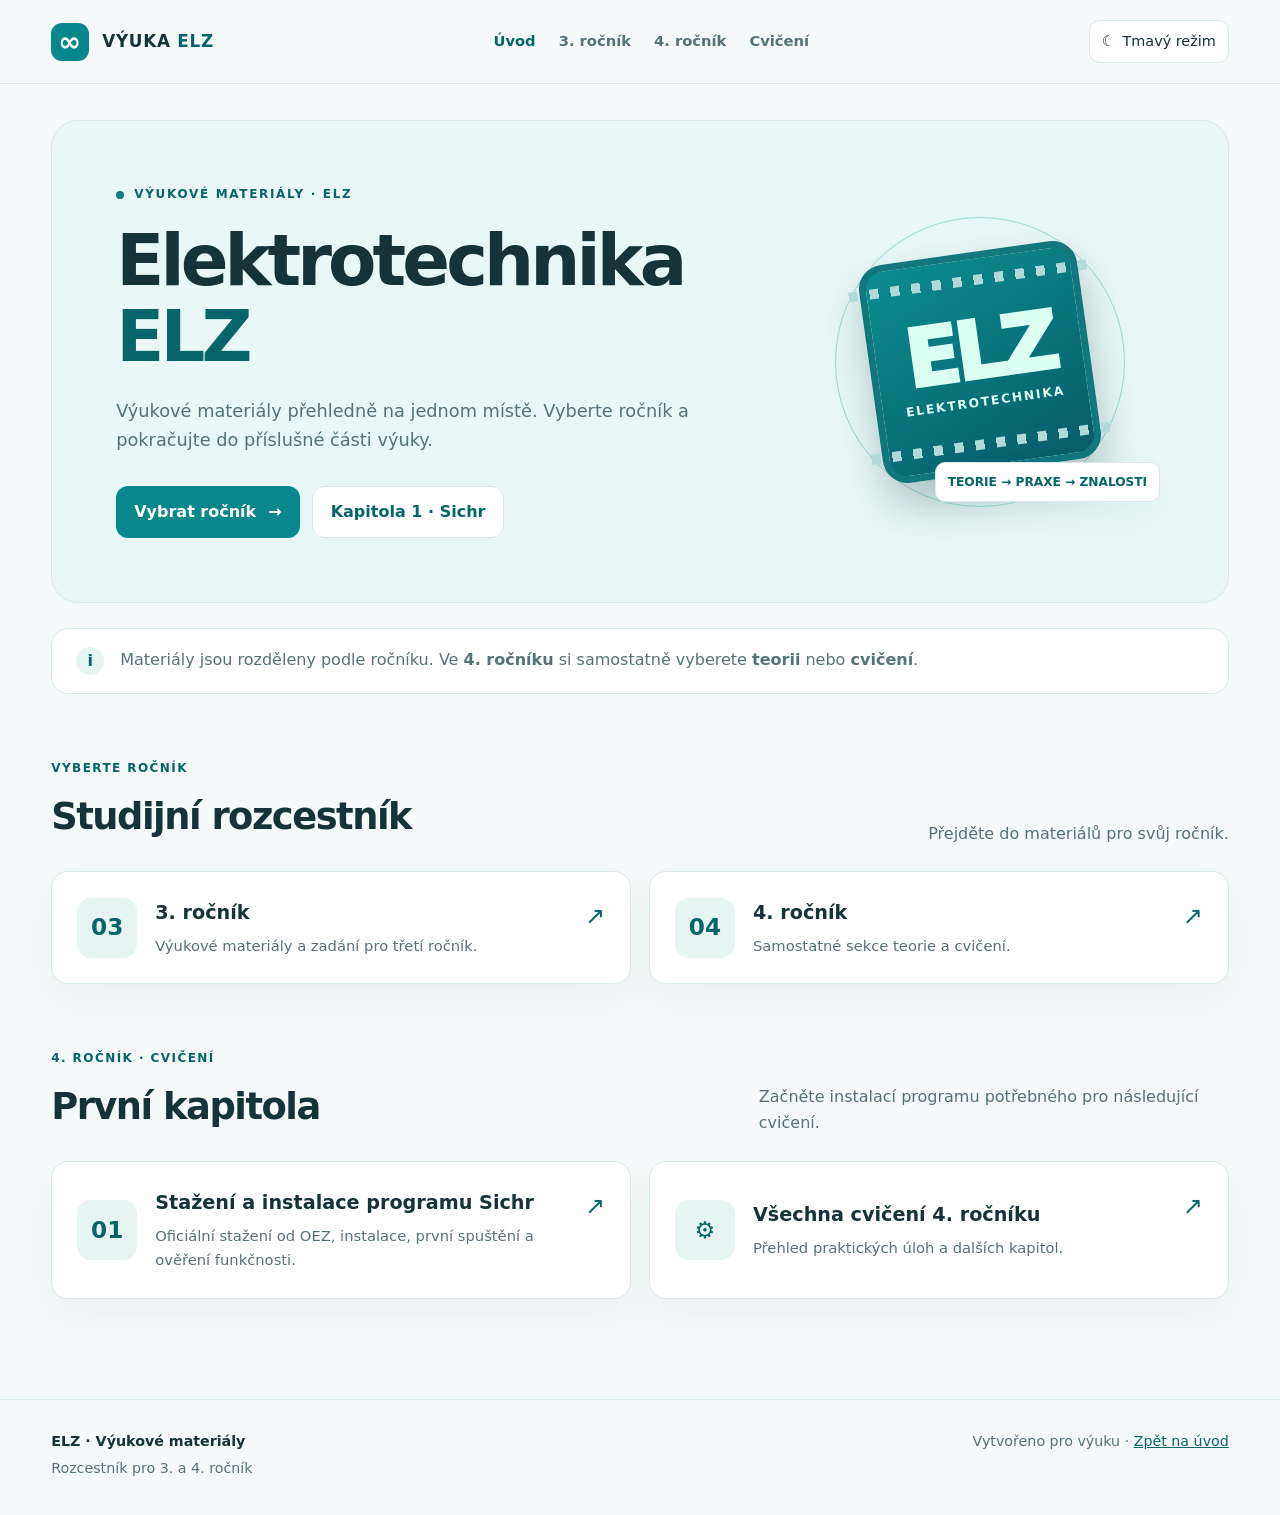
<file: index.html>
<!doctype html>
<!DOCTYPE html>
<html lang="cs"><head><meta charset="utf-8"/><meta content="width=device-width,initial-scale=1" name="viewport"/><meta content="light dark" name="color-scheme"/><meta content="ELZ – výukové materiály pro 3. a 4. ročník, teorie a cvičení. Kapitola 1: Stažení a instalace programu Sichr." name="description"/><title>Úvodní stránka | ELZ</title><script>try{const t=localStorage.getItem('elz-theme');document.documentElement.dataset.theme=t==='dark'||t==='light'?t:(matchMedia('(prefers-color-scheme:dark)').matches?'dark':'light')}catch(e){document.documentElement.dataset.theme='light'}</script><link href="style/elz.css?v=1" rel="stylesheet"/><script defer="" src="script/elz.js?v=1"></script></head><body><div class="site-shell" id="nahoru"><header class="topbar"><a aria-label="ELZ – úvodní stránka" class="brand" href="index.html"><span aria-hidden="true" class="brand-mark">∞</span><span>VÝUKA <b>ELZ</b></span></a><nav aria-label="Hlavní navigace" class="top-links"><a aria-current="page" href="index.html">Úvod</a><a href="rocnik3.html">3. ročník</a><a href="rocnik4.html">4. ročník</a><a href="cviceni.html">Cvičení</a></nav><button aria-label="Přepnout barevný režim" aria-pressed="false" class="theme-toggle" type="button"><span aria-hidden="true" class="theme-icon">☾</span><span class="theme-label">Tmavý režim</span></button></header><main class="page"><section aria-labelledby="page-title" class="hero"><div class="hero-content"><div class="eyebrow"><span class="eyebrow-dot"></span> VÝUKOVÉ MATERIÁLY · ELZ</div><h1 id="page-title">Elektrotechnika <em>ELZ</em></h1><p class="hero-intro">Výukové materiály přehledně na jednom místě. Vyberte ročník a pokračujte do příslušné části výuky.</p><div class="hero-buttons"><a class="primary-button" href="#rozcestnik">Vybrat ročník <span aria-hidden="true">→</span></a><a class="secondary-button" href="kapitola1-sichr.html">Kapitola 1 · Sichr</a></div></div><div aria-hidden="true" class="hero-visual"><div class="visual-orbit orbit-one"></div><div class="visual-orbit orbit-two"></div><div class="visual-board"><span class="symbol">ELZ</span><span class="subtitle">ELEKTROTECHNIKA</span></div><span class="visual-caption">TEORIE <b>→</b> PRAXE <b>→</b> ZNALOSTI</span></div></section><section class="intro-card"><span aria-hidden="true" class="intro-accent">i</span><p>Materiály jsou rozděleny podle ročníku. Ve <strong>4. ročníku</strong> si samostatně vyberete <strong>teorii</strong> nebo <strong>cvičení</strong>.</p></section><section class="content-section" id="rozcestnik"><div class="section-heading"><div><span class="section-kicker">VYBERTE ROČNÍK</span><h2>Studijní rozcestník</h2></div><p>Přejděte do materiálů pro svůj ročník.</p></div><div class="resource-grid"><a class="resource-card" href="rocnik3.html"><span aria-hidden="true" class="resource-icon">03</span><span class="resource-text"><strong>3. ročník</strong><span>Výukové materiály a zadání pro třetí ročník.</span></span><span aria-hidden="true" class="card-arrow">↗</span></a><a class="resource-card" href="rocnik4.html"><span aria-hidden="true" class="resource-icon">04</span><span class="resource-text"><strong>4. ročník</strong><span>Samostatné sekce teorie a cvičení.</span></span><span aria-hidden="true" class="card-arrow">↗</span></a></div></section><section class="content-section" id="aktualni-cviceni"><div class="section-heading"><div><span class="section-kicker">4. ROČNÍK · CVIČENÍ</span><h2>První kapitola</h2></div><p>Začněte instalací programu potřebného pro následující cvičení.</p></div><div class="resource-grid"><a class="resource-card" href="kapitola1-sichr.html"><span aria-hidden="true" class="resource-icon">01</span><span class="resource-text"><strong>Stažení a instalace programu Sichr</strong><span>Oficiální stažení od OEZ, instalace, první spuštění a ověření funkčnosti.</span></span><span aria-hidden="true" class="card-arrow">↗</span></a><a class="resource-card" href="cviceni.html"><span aria-hidden="true" class="resource-icon">⚙</span><span class="resource-text"><strong>Všechna cvičení 4. ročníku</strong><span>Přehled praktických úloh a dalších kapitol.</span></span><span aria-hidden="true" class="card-arrow">↗</span></a></div></section></main><footer class="footer"><div class="footer-inner"><div><strong>ELZ · Výukové materiály</strong><p>Rozcestník pro 3. a 4. ročník</p></div><div>Vytvořeno pro výuku · <a href="index.html">Zpět na úvod</a></div></div></footer></div></body></html>
</file>
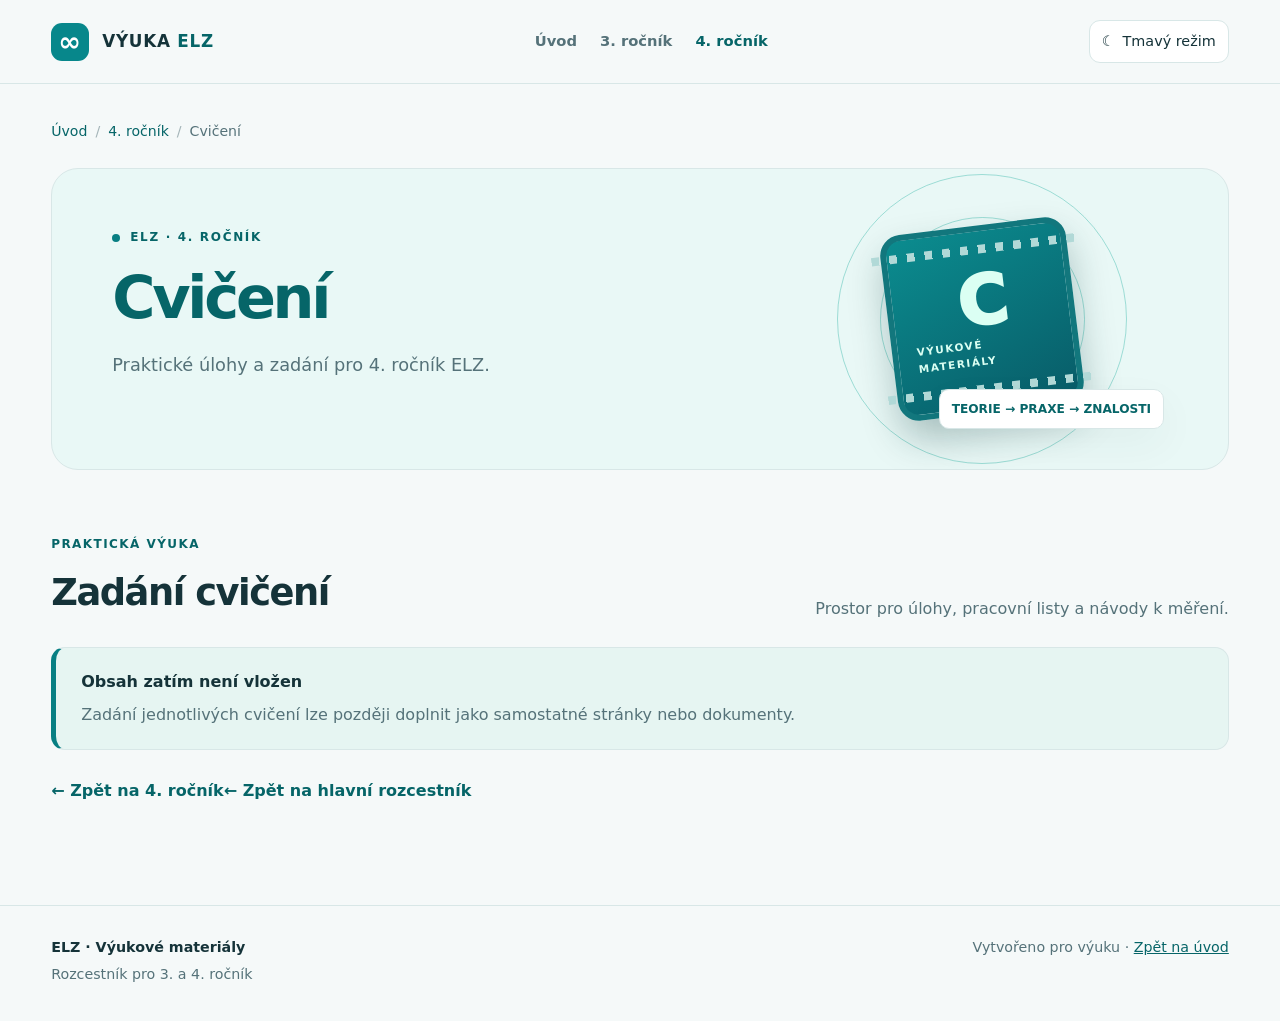
<file: cviceni.html>
<!doctype html><html lang="cs"><head><meta charset="UTF-8"><meta name="viewport" content="width=device-width,initial-scale=1"><meta name="color-scheme" content="light dark"><meta name="description" content="Výukové materiály ELZ – 3. a 4. ročník, teorie a cvičení."><title>4. ročník – Cvičení | ELZ</title><script>try{const t=localStorage.getItem('elz-theme');document.documentElement.dataset.theme=t==='dark'||t==='light'?t:(matchMedia('(prefers-color-scheme:dark)').matches?'dark':'light')}catch(e){document.documentElement.dataset.theme='light'}</script><link rel="stylesheet" href="style/elz.css?v=1"><script defer src="script/elz.js?v=1"></script></head><body><div class="site-shell" id="nahoru"><header class="topbar"><a class="brand" href="index.html" aria-label="ELZ – úvodní stránka"><span class="brand-mark" aria-hidden="true">∞</span><span>VÝUKA <b>ELZ</b></span></a><nav class="top-links" aria-label="Hlavní navigace"><a href="index.html">Úvod</a><a href="rocnik3.html">3. ročník</a><a href="rocnik4.html" aria-current="page">4. ročník</a></nav><button class="theme-toggle" type="button" aria-label="Přepnout barevný režim" aria-pressed="false"><span class="theme-icon" aria-hidden="true">☾</span><span class="theme-label">Tmavý režim</span></button></header><main class="page"><nav class="breadcrumb" aria-label="Drobečková navigace"><a href="index.html">Úvod</a><span aria-hidden="true">/</span><a href="rocnik4.html">4. ročník</a><span aria-hidden="true">/</span> Cvičení</nav><section class="hero sub-hero" aria-labelledby="page-title"><div class="hero-content"><div class="eyebrow"><span class="eyebrow-dot"></span>ELZ · 4. ROČNÍK</div><h1 id="page-title"><em>Cvičení</em></h1><p class="hero-intro">Praktické úlohy a zadání pro 4. ročník ELZ.</p></div><div class="hero-visual" aria-hidden="true"><div class="visual-orbit orbit-one"></div><div class="visual-orbit orbit-two"></div><div class="visual-board"><span class="symbol">C</span><span class="subtitle">VÝUKOVÉ MATERIÁLY</span></div><span class="visual-caption">TEORIE <b>→</b> PRAXE <b>→</b> ZNALOSTI</span></div></section><section class="content-section" id="obsah"><div class="section-heading"><div><span class="section-kicker">PRAKTICKÁ VÝUKA</span><h2>Zadání cvičení</h2></div><p>Prostor pro úlohy, pracovní listy a návody k měření.</p></div><div class="notice"><strong>Obsah zatím není vložen</strong><p>Zadání jednotlivých cvičení lze později doplnit jako samostatné stránky nebo dokumenty.</p></div></section><a href="rocnik4.html" class="back-link">← Zpět na 4. ročník</a><a href="index.html" class="back-link">← Zpět na hlavní rozcestník</a></main><footer class="footer"><div class="footer-inner"><div><strong>ELZ · Výukové materiály</strong><p>Rozcestník pro 3. a 4. ročník</p></div><div>Vytvořeno pro výuku · <a href="index.html">Zpět na úvod</a></div></div></footer></div></body></html>
</file>
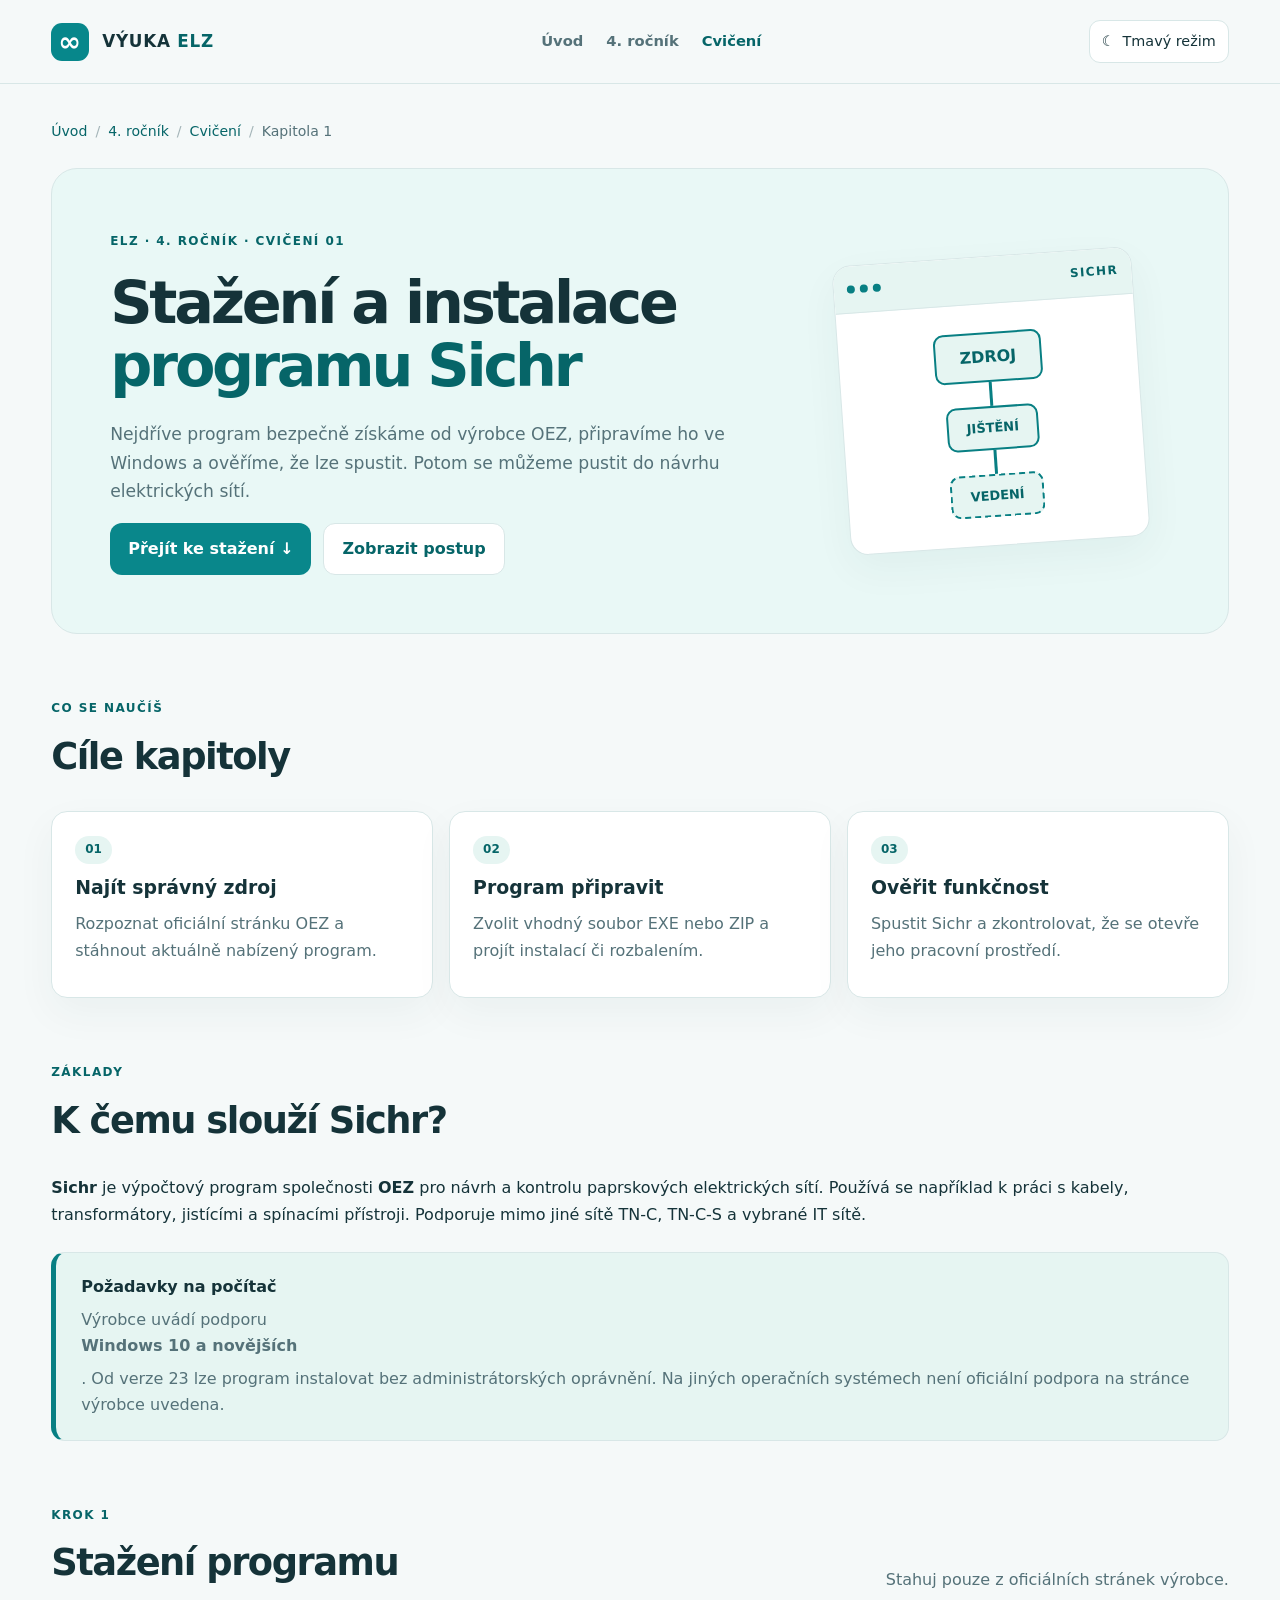
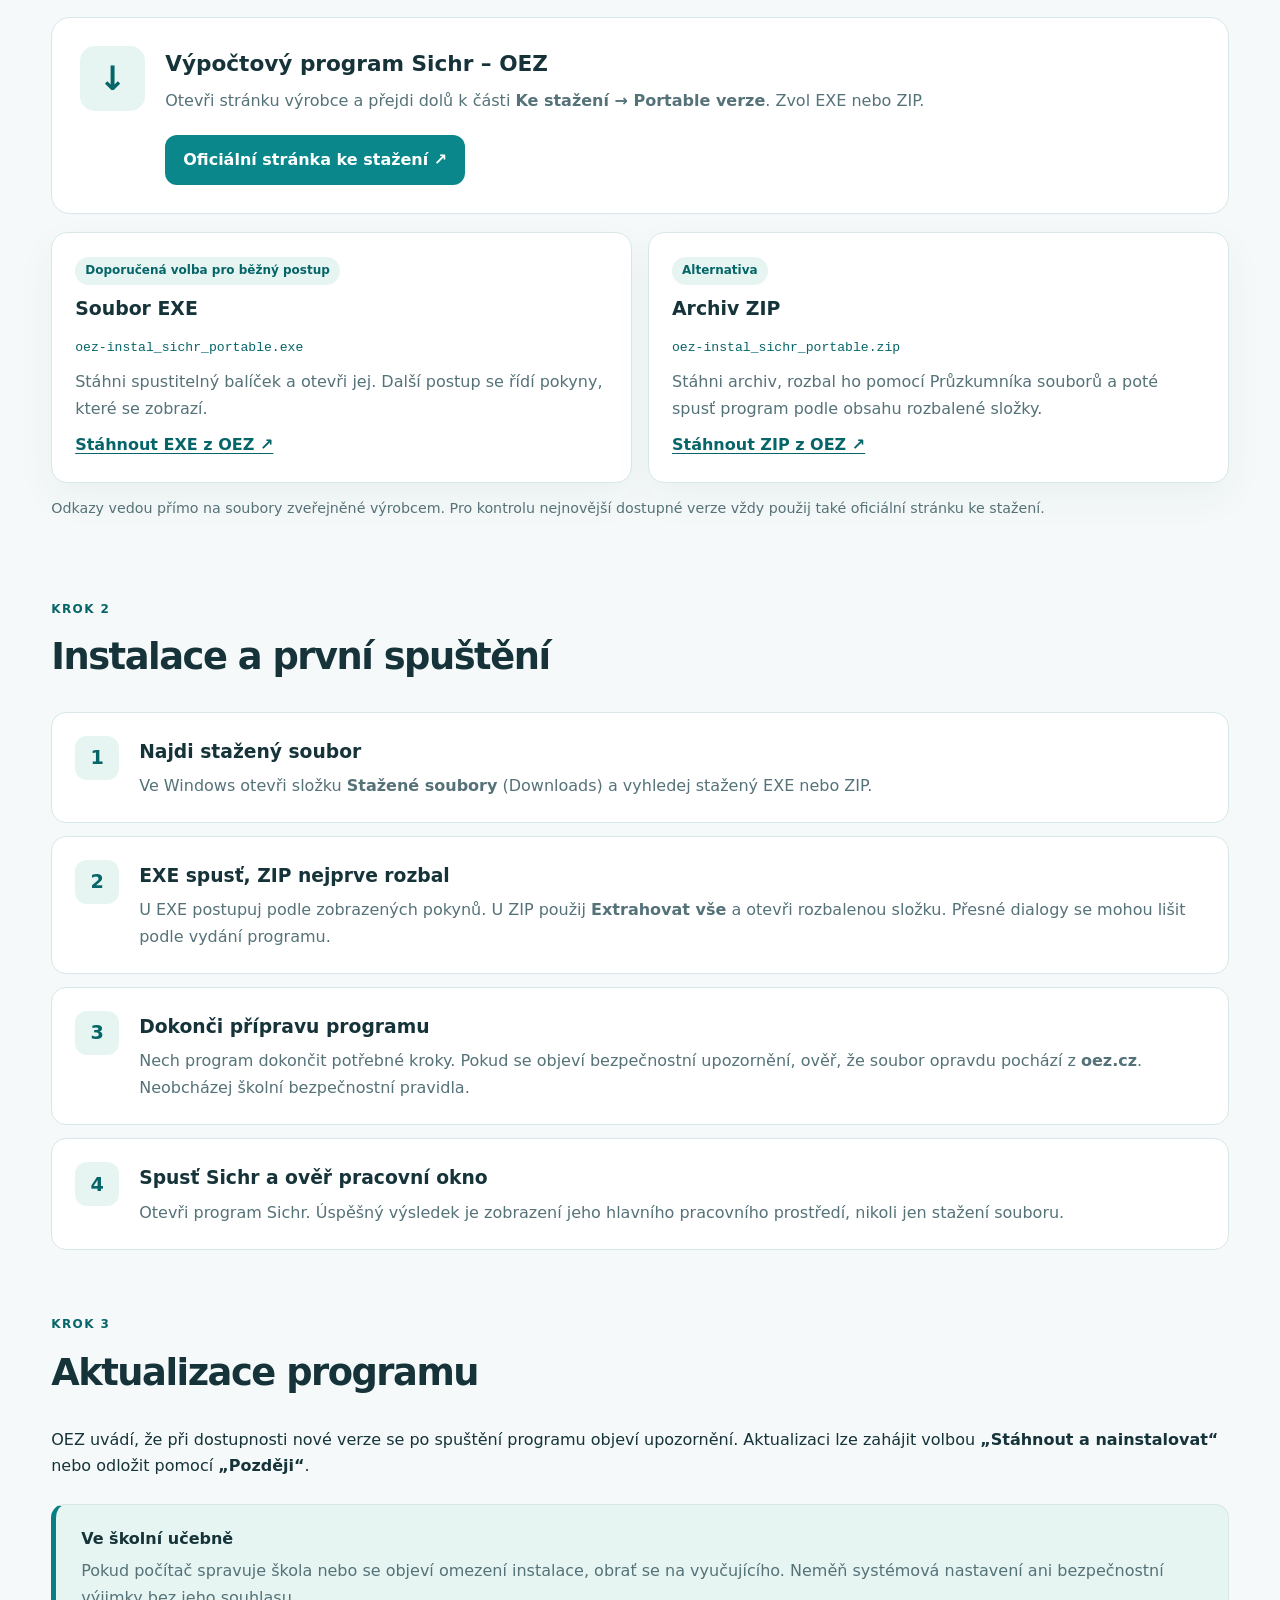
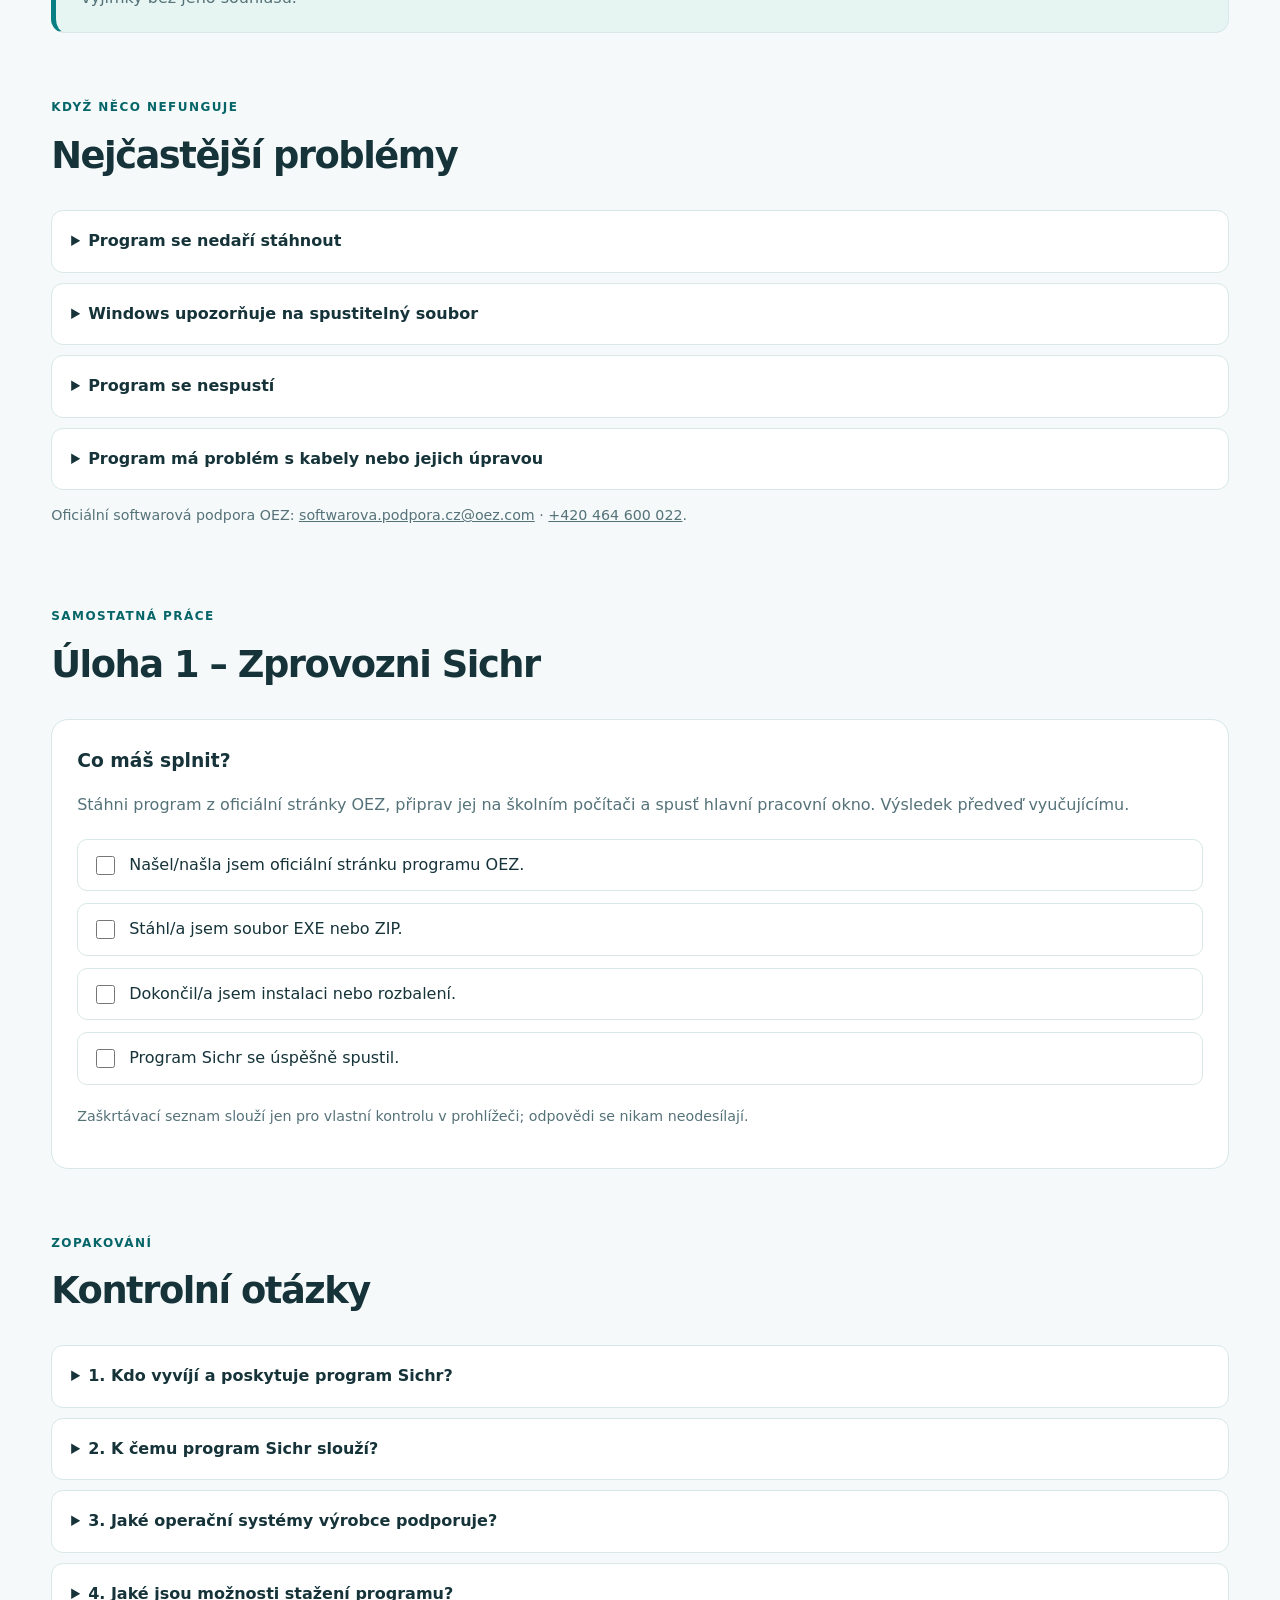
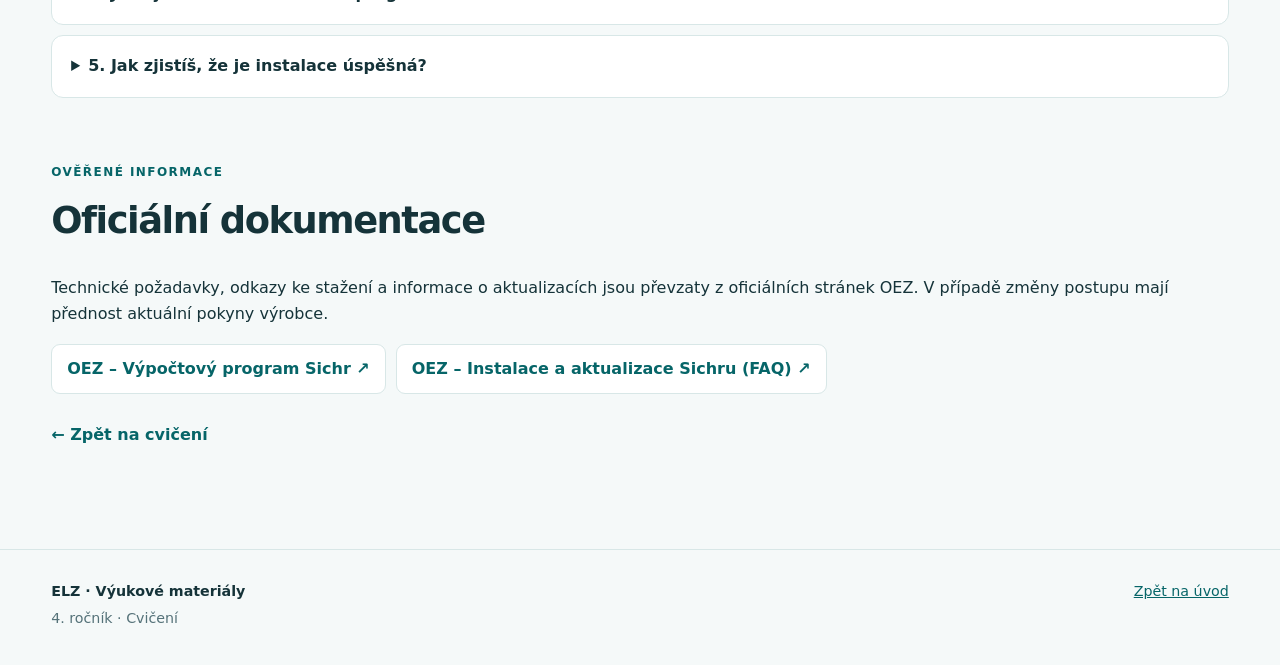
<file: kapitola1-sichr.html>
<!doctype html>
<html lang="cs"><head><meta charset="utf-8"><meta name="viewport" content="width=device-width, initial-scale=1"><meta name="color-scheme" content="light dark"><meta name="description" content="ELZ – 4. ročník, cvičení 1: stažení, instalace a první spuštění programu Sichr od OEZ."><title>Kapitola 1: Stažení a instalace Sichru | ELZ</title><script>try{const t=localStorage.getItem('elz-theme');document.documentElement.dataset.theme=t==='dark'||t==='light'?t:(matchMedia('(prefers-color-scheme:dark)').matches?'dark':'light')}catch(e){document.documentElement.dataset.theme='light'}</script><link rel="stylesheet" href="style/elz.css?v=2"><link rel="stylesheet" href="style/sichr.css?v=1"><script defer src="script/elz.js?v=1"></script></head>
<body><div class="site-shell" id="nahoru"><header class="topbar"><a class="brand" href="index.html" aria-label="ELZ – úvod"><span class="brand-mark" aria-hidden="true">∞</span><span>VÝUKA <b>ELZ</b></span></a><nav class="top-links" aria-label="Hlavní navigace"><a href="index.html">Úvod</a><a href="rocnik4.html">4. ročník</a><a href="cviceni.html" aria-current="page">Cvičení</a></nav><button class="theme-toggle" type="button" aria-label="Přepnout barevný režim" aria-pressed="false"><span class="theme-icon" aria-hidden="true">☾</span><span class="theme-label">Tmavý režim</span></button></header>
<main class="page"><nav class="breadcrumb" aria-label="Drobečková navigace"><a href="index.html">Úvod</a><span aria-hidden="true">/</span><a href="rocnik4.html">4. ročník</a><span aria-hidden="true">/</span><a href="cviceni.html">Cvičení</a><span aria-hidden="true">/</span>Kapitola 1</nav>
<section class="sichr-hero"><div><span class="section-kicker">ELZ · 4. ROČNÍK · CVIČENÍ 01</span><h1>Stažení a instalace <em>programu Sichr</em></h1><p>Nejdříve program bezpečně získáme od výrobce OEZ, připravíme ho ve Windows a ověříme, že lze spustit. Potom se můžeme pustit do návrhu elektrických sítí.</p><div class="hero-buttons"><a class="primary-button" href="#stazeni">Přejít ke stažení ↓</a><a class="secondary-button" href="#postup">Zobrazit postup</a></div></div><div class="sichr-hero-art" aria-hidden="true"><div class="app-window"><div class="app-bar"><i></i><i></i><i></i><span>SICHR</span></div><div class="app-body"><div class="node">ZDROJ</div><div class="cable"></div><div class="node small">JIŠTĚNÍ</div><div class="cable"></div><div class="node small end">VEDENÍ</div></div></div></div></section>
<section class="content-section" id="cile"><div class="section-heading"><div><span class="section-kicker">CO SE NAUČÍŠ</span><h2>Cíle kapitoly</h2></div></div><div class="sichr-cards"><article class="sichr-card"><span class="pill">01</span><h3>Najít správný zdroj</h3><p>Rozpoznat oficiální stránku OEZ a stáhnout aktuálně nabízený program.</p></article><article class="sichr-card"><span class="pill">02</span><h3>Program připravit</h3><p>Zvolit vhodný soubor EXE nebo ZIP a projít instalací či rozbalením.</p></article><article class="sichr-card"><span class="pill">03</span><h3>Ověřit funkčnost</h3><p>Spustit Sichr a zkontrolovat, že se otevře jeho pracovní prostředí.</p></article></div></section>
<section class="content-section" id="co-je-sichr"><div class="section-heading"><div><span class="section-kicker">ZÁKLADY</span><h2>K čemu slouží Sichr?</h2></div></div><p><strong>Sichr</strong> je výpočtový program společnosti <strong>OEZ</strong> pro návrh a kontrolu paprskových elektrických sítí. Používá se například k práci s kabely, transformátory, jistícími a spínacími přístroji. Podporuje mimo jiné sítě TN-C, TN-C-S a vybrané IT sítě.</p><div class="notice"><strong>Požadavky na počítač</strong><p>Výrobce uvádí podporu <strong>Windows 10 a novějších</strong>. Od verze 23 lze program instalovat bez administrátorských oprávnění. Na jiných operačních systémech není oficiální podpora na stránce výrobce uvedena.</p></div></section>
<section class="content-section" id="stazeni"><div class="section-heading"><div><span class="section-kicker">KROK 1</span><h2>Stažení programu</h2></div><p>Stahuj pouze z oficiálních stránek výrobce.</p></div><div class="download-panel"><div class="download-mark" aria-hidden="true">↓</div><div><h3>Výpočtový program Sichr – OEZ</h3><p>Otevři stránku výrobce a přejdi dolů k části <strong>Ke stažení → Portable verze</strong>. Zvol EXE nebo ZIP.</p><a class="primary-button" href="https://www.oez.cz/podpora/softwarova-podpora/vypoctovy-program-sichr" target="_blank" rel="noopener noreferrer">Oficiální stránka ke stažení ↗</a></div></div><div class="sichr-cards two"><article class="sichr-card"><span class="pill">Doporučená volba pro běžný postup</span><h3>Soubor EXE</h3><p><code>oez-instal_sichr_portable.exe</code></p><p>Stáhni spustitelný balíček a otevři jej. Další postup se řídí pokyny, které se zobrazí.</p><a class="text-link" href="https://www.oez.cz/files/editor_source/software/sichr/oez-instal_sichr_portable.exe">Stáhnout EXE z OEZ ↗</a></article><article class="sichr-card"><span class="pill">Alternativa</span><h3>Archiv ZIP</h3><p><code>oez-instal_sichr_portable.zip</code></p><p>Stáhni archiv, rozbal ho pomocí Průzkumníka souborů a poté spusť program podle obsahu rozbalené složky.</p><a class="text-link" href="https://www.oez.cz/files/editor_source/software/sichr/oez-instal_sichr_portable.zip">Stáhnout ZIP z OEZ ↗</a></article></div><p class="sichr-note">Odkazy vedou přímo na soubory zveřejněné výrobcem. Pro kontrolu nejnovější dostupné verze vždy použij také oficiální stránku ke stažení.</p></section>
<section class="content-section" id="postup"><div class="section-heading"><div><span class="section-kicker">KROK 2</span><h2>Instalace a první spuštění</h2></div></div><div class="sichr-steps"><article><span class="step-number">1</span><div><h3>Najdi stažený soubor</h3><p>Ve Windows otevři složku <strong>Stažené soubory</strong> (Downloads) a vyhledej stažený EXE nebo ZIP.</p></div></article><article><span class="step-number">2</span><div><h3>EXE spusť, ZIP nejprve rozbal</h3><p>U EXE postupuj podle zobrazených pokynů. U ZIP použij <strong>Extrahovat vše</strong> a otevři rozbalenou složku. Přesné dialogy se mohou lišit podle vydání programu.</p></div></article><article><span class="step-number">3</span><div><h3>Dokonči přípravu programu</h3><p>Nech program dokončit potřebné kroky. Pokud se objeví bezpečnostní upozornění, ověř, že soubor opravdu pochází z <strong>oez.cz</strong>. Neobcházej školní bezpečnostní pravidla.</p></div></article><article><span class="step-number">4</span><div><h3>Spusť Sichr a ověř pracovní okno</h3><p>Otevři program Sichr. Úspěšný výsledek je zobrazení jeho hlavního pracovního prostředí, nikoli jen stažení souboru.</p></div></article></div></section>
<section class="content-section" id="aktualizace"><div class="section-heading"><div><span class="section-kicker">KROK 3</span><h2>Aktualizace programu</h2></div></div><p>OEZ uvádí, že při dostupnosti nové verze se po spuštění programu objeví upozornění. Aktualizaci lze zahájit volbou <strong>„Stáhnout a nainstalovat“</strong> nebo odložit pomocí <strong>„Později“</strong>.</p><div class="notice"><strong>Ve školní učebně</strong><p>Pokud počítač spravuje škola nebo se objeví omezení instalace, obrať se na vyučujícího. Neměň systémová nastavení ani bezpečnostní výjimky bez jeho souhlasu.</p></div></section>
<section class="content-section" id="potize"><div class="section-heading"><div><span class="section-kicker">KDYŽ NĚCO NEFUNGUJE</span><h2>Nejčastější problémy</h2></div></div><div class="sichr-faq"><details><summary>Program se nedaří stáhnout</summary><p>Ověř připojení k internetu, otevři přímo oficiální stránku OEZ a zkus alternativní balíček EXE/ZIP. Na školním počítači může stahování omezovat správce.</p></details><details><summary>Windows upozorňuje na spustitelný soubor</summary><p>Zkontroluj, odkud byl soubor stažen. Pokračuj jen v souladu s pravidly správce počítače. Neodstraňuj ani nevypínej bezpečnostní ochranu kvůli instalaci.</p></details><details><summary>Program se nespustí</summary><p>Ověř kompatibilitu Windows a zda byly soubory z archivu ZIP rozbaleny. Zkus program znovu otevřít z připravené složky; pokud problém trvá, požádej vyučujícího o pomoc.</p></details><details><summary>Program má problém s kabely nebo jejich úpravou</summary><p>OEZ popisuje problém, který může souviset s antivirem AVG. Případné úpravy výjimek zabezpečení musí řešit správce počítače, nikoli žák samostatně.</p></details></div><p class="sichr-note">Oficiální softwarová podpora OEZ: <a href="mailto:softwarova.podpora.cz@oez.com">softwarova.podpora.cz@oez.com</a> · <a href="tel:+420464600022">+420 464 600 022</a>.</p></section>
<section class="content-section" id="ukol"><div class="section-heading"><div><span class="section-kicker">SAMOSTATNÁ PRÁCE</span><h2>Úloha 1 – Zprovozni Sichr</h2></div></div><div class="task-card"><h3>Co máš splnit?</h3><p>Stáhni program z oficiální stránky OEZ, připrav jej na školním počítači a spusť hlavní pracovní okno. Výsledek předveď vyučujícímu.</p><div class="checklist"><label><input type="checkbox"> Našel/našla jsem oficiální stránku programu OEZ.</label><label><input type="checkbox"> Stáhl/a jsem soubor EXE nebo ZIP.</label><label><input type="checkbox"> Dokončil/a jsem instalaci nebo rozbalení.</label><label><input type="checkbox"> Program Sichr se úspěšně spustil.</label></div><p class="sichr-note">Zaškrtávací seznam slouží jen pro vlastní kontrolu v prohlížeči; odpovědi se nikam neodesílají.</p></div></section>
<section class="content-section" id="otazky"><div class="section-heading"><div><span class="section-kicker">ZOPAKOVÁNÍ</span><h2>Kontrolní otázky</h2></div></div><div class="sichr-faq"><details><summary>1. Kdo vyvíjí a poskytuje program Sichr?</summary><p>Společnost OEZ.</p></details><details><summary>2. K čemu program Sichr slouží?</summary><p>K návrhu a kontrole elektrických paprskových sítí a jejich prvků, například jištění a kabelových vedení.</p></details><details><summary>3. Jaké operační systémy výrobce podporuje?</summary><p>Windows 10 a novější.</p></details><details><summary>4. Jaké jsou možnosti stažení programu?</summary><p>Portable balíček ve formátu EXE nebo ZIP na oficiálním webu OEZ.</p></details><details><summary>5. Jak zjistíš, že je instalace úspěšná?</summary><p>Program lze spustit a zobrazí se jeho pracovní prostředí.</p></details></div></section>
<section class="content-section" id="zdroje"><div class="section-heading"><div><span class="section-kicker">OVĚŘENÉ INFORMACE</span><h2>Oficiální dokumentace</h2></div></div><p>Technické požadavky, odkazy ke stažení a informace o aktualizacích jsou převzaty z oficiálních stránek OEZ. V případě změny postupu mají přednost aktuální pokyny výrobce.</p><div class="sichr-sources"><a href="https://www.oez.cz/podpora/softwarova-podpora/vypoctovy-program-sichr" target="_blank" rel="noopener noreferrer">OEZ – Výpočtový program Sichr ↗</a><a href="https://www.oez.cz/podpora/faq/otazky-a-odpovedi-z-odbornych-seminaru-2024" target="_blank" rel="noopener noreferrer">OEZ – Instalace a aktualizace Sichru (FAQ) ↗</a></div></section>
<a href="cviceni.html" class="back-link">← Zpět na cvičení</a></main><footer class="footer"><div class="footer-inner"><div><strong>ELZ · Výukové materiály</strong><p>4. ročník · Cvičení</p></div><div><a href="index.html">Zpět na úvod</a></div></div></footer></div></body></html>
</file>
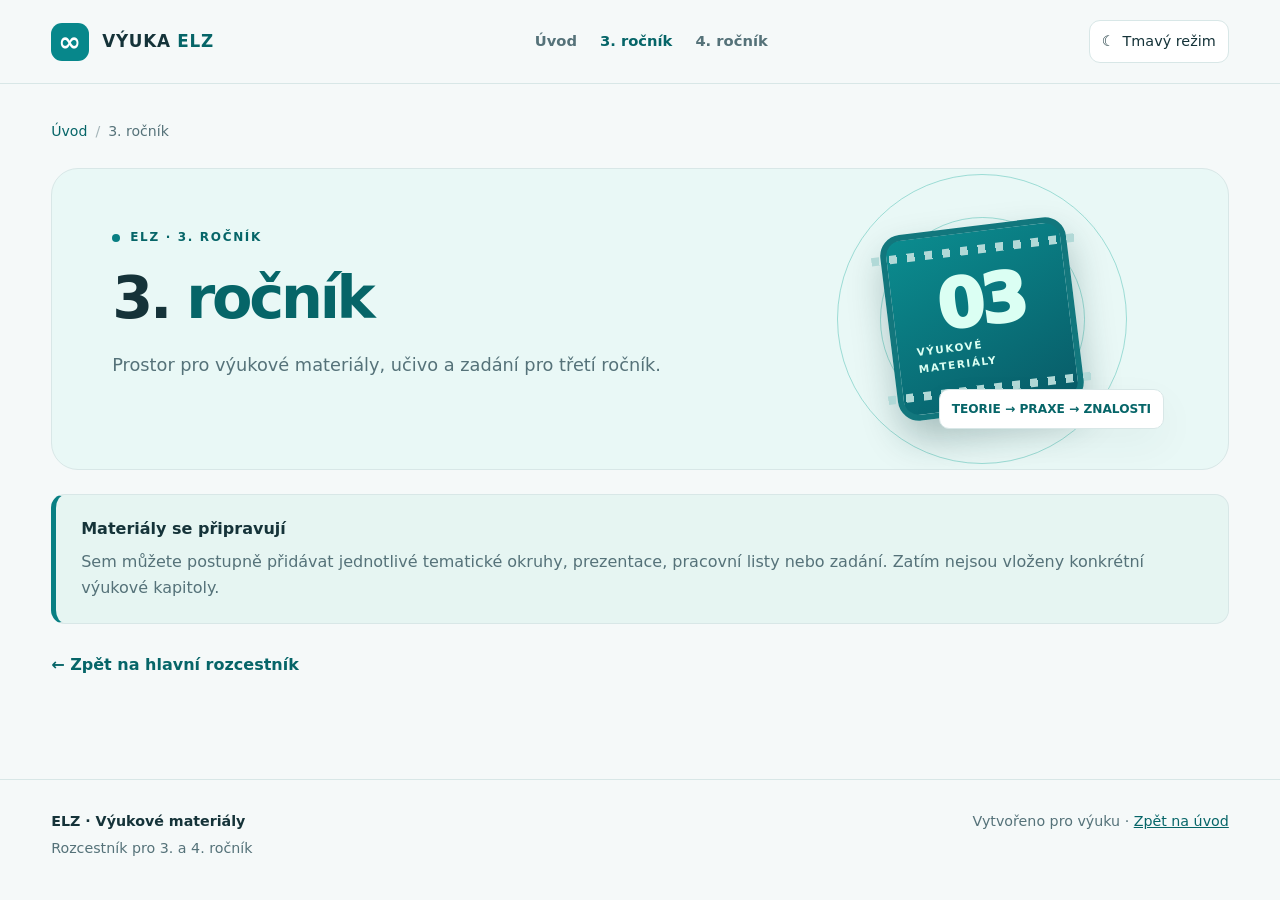
<file: rocnik3.html>
<!doctype html><html lang="cs"><head><meta charset="UTF-8"><meta name="viewport" content="width=device-width,initial-scale=1"><meta name="color-scheme" content="light dark"><meta name="description" content="Výukové materiály ELZ – 3. a 4. ročník, teorie a cvičení."><title>3. ročník | ELZ</title><script>try{const t=localStorage.getItem('elz-theme');document.documentElement.dataset.theme=t==='dark'||t==='light'?t:(matchMedia('(prefers-color-scheme:dark)').matches?'dark':'light')}catch(e){document.documentElement.dataset.theme='light'}</script><link rel="stylesheet" href="style/elz.css?v=1"><script defer src="script/elz.js?v=1"></script></head><body><div class="site-shell" id="nahoru"><header class="topbar"><a class="brand" href="index.html" aria-label="ELZ – úvodní stránka"><span class="brand-mark" aria-hidden="true">∞</span><span>VÝUKA <b>ELZ</b></span></a><nav class="top-links" aria-label="Hlavní navigace"><a href="index.html">Úvod</a><a href="rocnik3.html" aria-current="page">3. ročník</a><a href="rocnik4.html">4. ročník</a></nav><button class="theme-toggle" type="button" aria-label="Přepnout barevný režim" aria-pressed="false"><span class="theme-icon" aria-hidden="true">☾</span><span class="theme-label">Tmavý režim</span></button></header><main class="page"><nav class="breadcrumb" aria-label="Drobečková navigace"><a href="index.html">Úvod</a><span aria-hidden="true">/</span>3. ročník</nav><section class="hero sub-hero" aria-labelledby="page-title"><div class="hero-content"><div class="eyebrow"><span class="eyebrow-dot"></span>ELZ · 3. ROČNÍK</div><h1 id="page-title">3. <em>ročník</em></h1><p class="hero-intro">Prostor pro výukové materiály, učivo a zadání pro třetí ročník.</p></div><div class="hero-visual" aria-hidden="true"><div class="visual-orbit orbit-one"></div><div class="visual-orbit orbit-two"></div><div class="visual-board"><span class="symbol">03</span><span class="subtitle">VÝUKOVÉ MATERIÁLY</span></div><span class="visual-caption">TEORIE <b>→</b> PRAXE <b>→</b> ZNALOSTI</span></div></section><section class="notice" aria-label="Informace o materiálech"><strong>Materiály se připravují</strong><p>Sem můžete postupně přidávat jednotlivé tematické okruhy, prezentace, pracovní listy nebo zadání. Zatím nejsou vloženy konkrétní výukové kapitoly.</p></section><a href="index.html" class="back-link">← Zpět na hlavní rozcestník</a></main><footer class="footer"><div class="footer-inner"><div><strong>ELZ · Výukové materiály</strong><p>Rozcestník pro 3. a 4. ročník</p></div><div>Vytvořeno pro výuku · <a href="index.html">Zpět na úvod</a></div></div></footer></div></body></html>
</file>
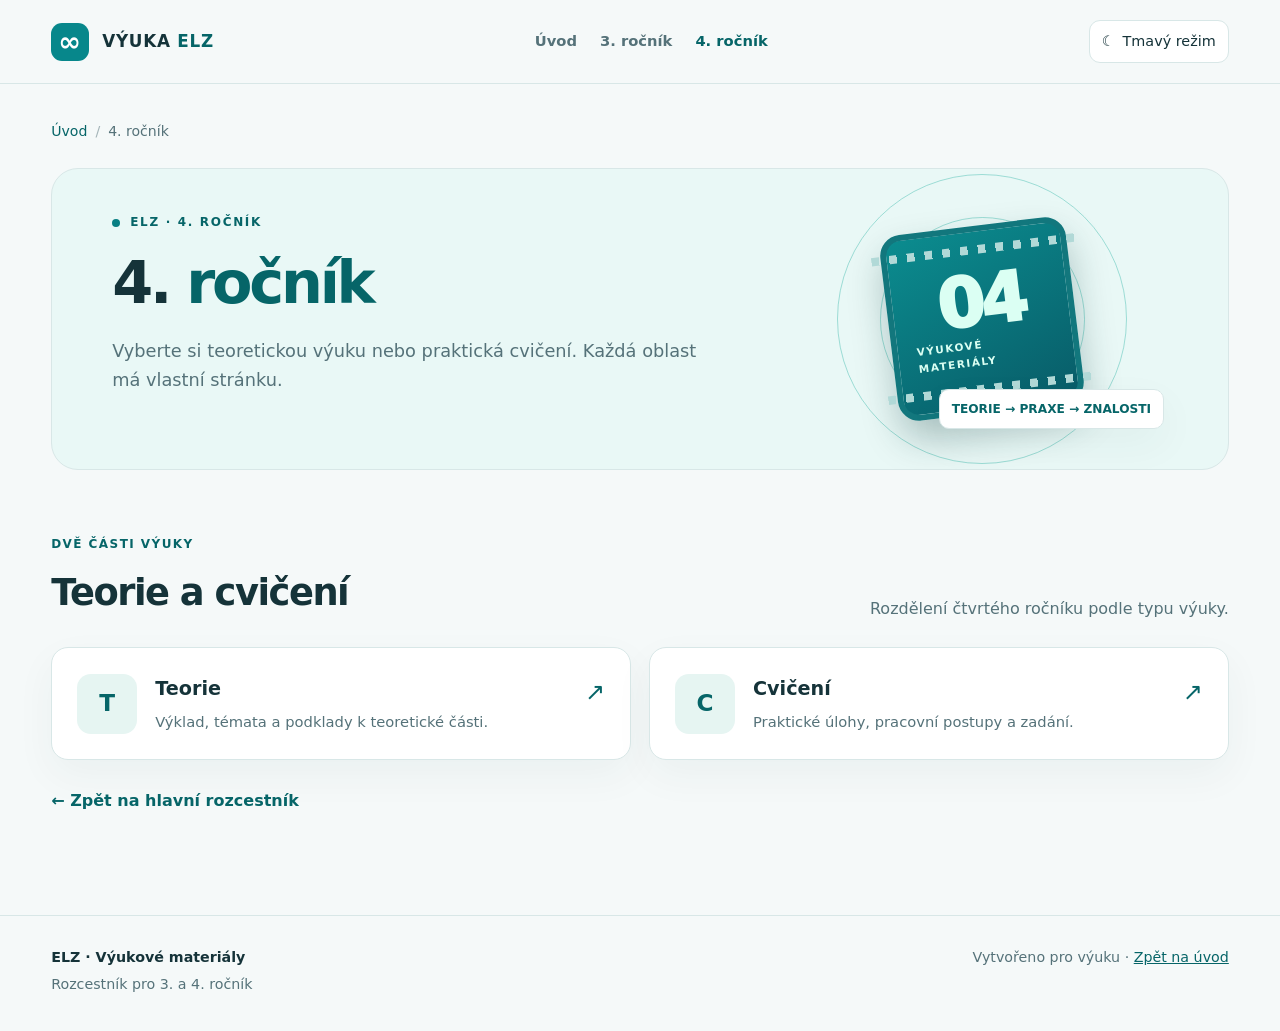
<file: rocnik4.html>
<!doctype html><html lang="cs"><head><meta charset="UTF-8"><meta name="viewport" content="width=device-width,initial-scale=1"><meta name="color-scheme" content="light dark"><meta name="description" content="Výukové materiály ELZ – 3. a 4. ročník, teorie a cvičení."><title>4. ročník | ELZ</title><script>try{const t=localStorage.getItem('elz-theme');document.documentElement.dataset.theme=t==='dark'||t==='light'?t:(matchMedia('(prefers-color-scheme:dark)').matches?'dark':'light')}catch(e){document.documentElement.dataset.theme='light'}</script><link rel="stylesheet" href="style/elz.css?v=1"><script defer src="script/elz.js?v=1"></script></head><body><div class="site-shell" id="nahoru"><header class="topbar"><a class="brand" href="index.html" aria-label="ELZ – úvodní stránka"><span class="brand-mark" aria-hidden="true">∞</span><span>VÝUKA <b>ELZ</b></span></a><nav class="top-links" aria-label="Hlavní navigace"><a href="index.html">Úvod</a><a href="rocnik3.html">3. ročník</a><a href="rocnik4.html" aria-current="page">4. ročník</a></nav><button class="theme-toggle" type="button" aria-label="Přepnout barevný režim" aria-pressed="false"><span class="theme-icon" aria-hidden="true">☾</span><span class="theme-label">Tmavý režim</span></button></header><main class="page"><nav class="breadcrumb" aria-label="Drobečková navigace"><a href="index.html">Úvod</a><span aria-hidden="true">/</span>4. ročník</nav><section class="hero sub-hero" aria-labelledby="page-title"><div class="hero-content"><div class="eyebrow"><span class="eyebrow-dot"></span>ELZ · 4. ROČNÍK</div><h1 id="page-title">4. <em>ročník</em></h1><p class="hero-intro">Vyberte si teoretickou výuku nebo praktická cvičení. Každá oblast má vlastní stránku.</p></div><div class="hero-visual" aria-hidden="true"><div class="visual-orbit orbit-one"></div><div class="visual-orbit orbit-two"></div><div class="visual-board"><span class="symbol">04</span><span class="subtitle">VÝUKOVÉ MATERIÁLY</span></div><span class="visual-caption">TEORIE <b>→</b> PRAXE <b>→</b> ZNALOSTI</span></div></section><section class="content-section" id="casti"><div class="section-heading"><div><span class="section-kicker">DVĚ ČÁSTI VÝUKY</span><h2>Teorie a cvičení</h2></div><p>Rozdělení čtvrtého ročníku podle typu výuky.</p></div><div class="resource-grid"><a class="resource-card" href="teorie.html"><span aria-hidden="true" class="resource-icon">T</span><span class="resource-text"><strong>Teorie</strong><span>Výklad, témata a podklady k teoretické části.</span></span><span aria-hidden="true" class="card-arrow">↗</span></a><a class="resource-card" href="cviceni.html"><span aria-hidden="true" class="resource-icon">C</span><span class="resource-text"><strong>Cvičení</strong><span>Praktické úlohy, pracovní postupy a zadání.</span></span><span aria-hidden="true" class="card-arrow">↗</span></a></div></section><a href="index.html" class="back-link">← Zpět na hlavní rozcestník</a></main><footer class="footer"><div class="footer-inner"><div><strong>ELZ · Výukové materiály</strong><p>Rozcestník pro 3. a 4. ročník</p></div><div>Vytvořeno pro výuku · <a href="index.html">Zpět na úvod</a></div></div></footer></div></body></html>
</file>
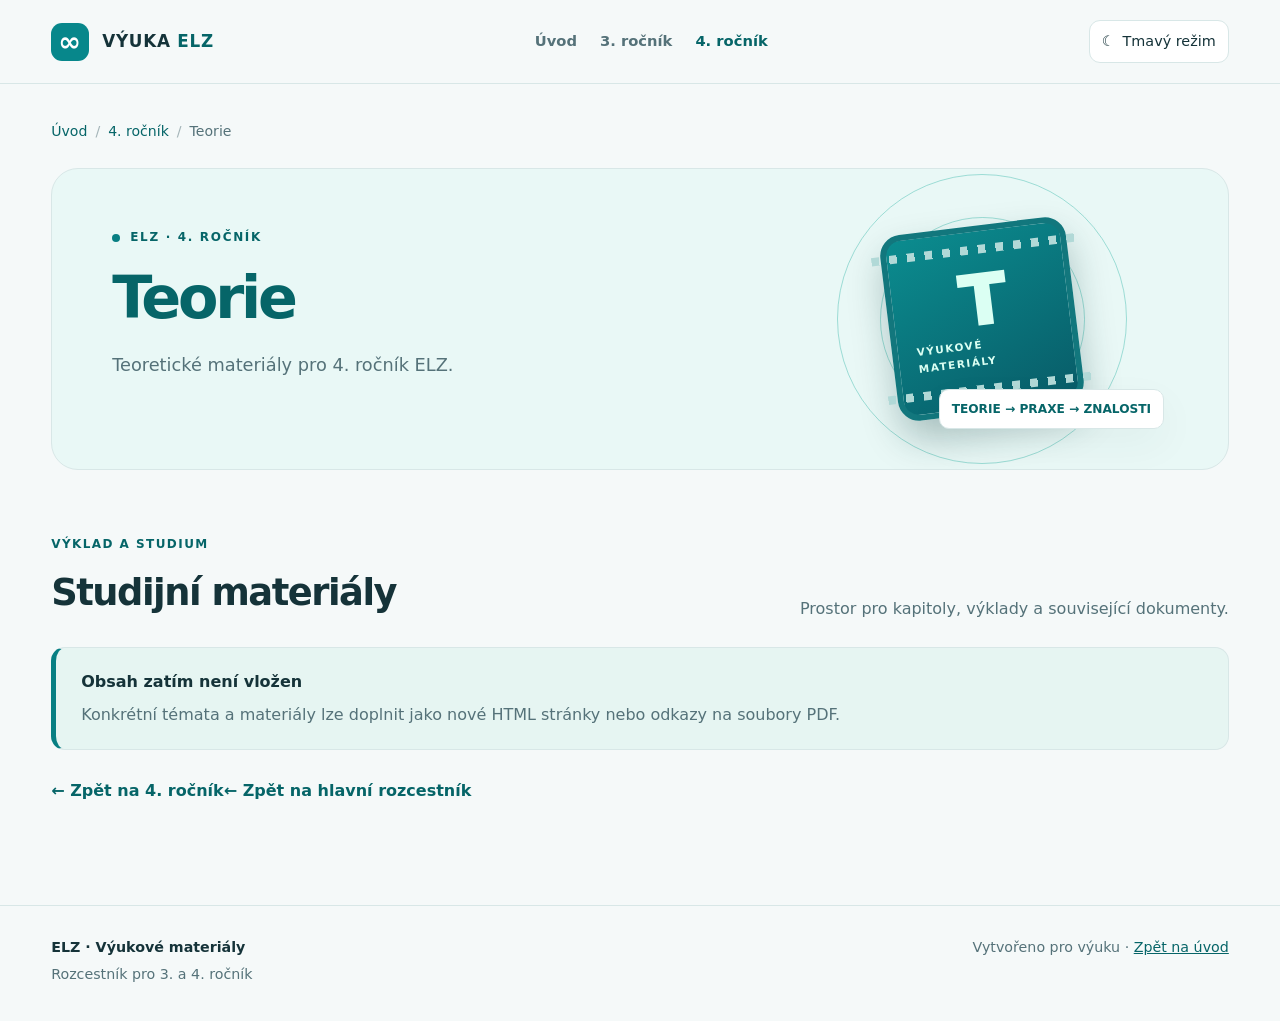
<file: teorie.html>
<!doctype html><html lang="cs"><head><meta charset="UTF-8"><meta name="viewport" content="width=device-width,initial-scale=1"><meta name="color-scheme" content="light dark"><meta name="description" content="Výukové materiály ELZ – 3. a 4. ročník, teorie a cvičení."><title>4. ročník – Teorie | ELZ</title><script>try{const t=localStorage.getItem('elz-theme');document.documentElement.dataset.theme=t==='dark'||t==='light'?t:(matchMedia('(prefers-color-scheme:dark)').matches?'dark':'light')}catch(e){document.documentElement.dataset.theme='light'}</script><link rel="stylesheet" href="style/elz.css?v=1"><script defer src="script/elz.js?v=1"></script></head><body><div class="site-shell" id="nahoru"><header class="topbar"><a class="brand" href="index.html" aria-label="ELZ – úvodní stránka"><span class="brand-mark" aria-hidden="true">∞</span><span>VÝUKA <b>ELZ</b></span></a><nav class="top-links" aria-label="Hlavní navigace"><a href="index.html">Úvod</a><a href="rocnik3.html">3. ročník</a><a href="rocnik4.html" aria-current="page">4. ročník</a></nav><button class="theme-toggle" type="button" aria-label="Přepnout barevný režim" aria-pressed="false"><span class="theme-icon" aria-hidden="true">☾</span><span class="theme-label">Tmavý režim</span></button></header><main class="page"><nav class="breadcrumb" aria-label="Drobečková navigace"><a href="index.html">Úvod</a><span aria-hidden="true">/</span><a href="rocnik4.html">4. ročník</a><span aria-hidden="true">/</span> Teorie</nav><section class="hero sub-hero" aria-labelledby="page-title"><div class="hero-content"><div class="eyebrow"><span class="eyebrow-dot"></span>ELZ · 4. ROČNÍK</div><h1 id="page-title"><em>Teorie</em></h1><p class="hero-intro">Teoretické materiály pro 4. ročník ELZ.</p></div><div class="hero-visual" aria-hidden="true"><div class="visual-orbit orbit-one"></div><div class="visual-orbit orbit-two"></div><div class="visual-board"><span class="symbol">T</span><span class="subtitle">VÝUKOVÉ MATERIÁLY</span></div><span class="visual-caption">TEORIE <b>→</b> PRAXE <b>→</b> ZNALOSTI</span></div></section><section class="content-section" id="obsah"><div class="section-heading"><div><span class="section-kicker">VÝKLAD A STUDIUM</span><h2>Studijní materiály</h2></div><p>Prostor pro kapitoly, výklady a související dokumenty.</p></div><div class="notice"><strong>Obsah zatím není vložen</strong><p>Konkrétní témata a materiály lze doplnit jako nové HTML stránky nebo odkazy na soubory PDF.</p></div></section><a href="rocnik4.html" class="back-link">← Zpět na 4. ročník</a><a href="index.html" class="back-link">← Zpět na hlavní rozcestník</a></main><footer class="footer"><div class="footer-inner"><div><strong>ELZ · Výukové materiály</strong><p>Rozcestník pro 3. a 4. ročník</p></div><div>Vytvořeno pro výuku · <a href="index.html">Zpět na úvod</a></div></div></footer></div></body></html>
</file>
<file: style/elz.css>
/* ELZ – nový rozcestník podle vizuálního stylu webu Praxe Arduino */
:root{color-scheme:light;--bg:#f5f9f9;--paper:#fff;--text:#153339;--muted:#557279;--border:#d8e7e7;--teal:#087f83;--teal-dark:#066568;--mint:#e6f5f2;--hero:#e9f8f6;--shadow:0 15px 40px #07383b0c;--orange:#d48b38}
html[data-theme="dark"]{color-scheme:dark;--bg:#101c20;--paper:#18292e;--text:#eaf5f3;--muted:#adc4c6;--border:#345158;--teal:#5ad2c7;--teal-dark:#69e0d5;--mint:#1d383b;--hero:#173438;--shadow:0 15px 40px #0003;--orange:#f0af62}
*{box-sizing:border-box}html{scroll-behavior:smooth}body{margin:0;background:var(--bg);color:var(--text);font:16px/1.66 system-ui,-apple-system,"Segoe UI",Roboto,Arial,sans-serif}a{color:inherit}button{font:inherit}.site-shell{max-width:1300px;margin:0 auto;min-height:100vh}.topbar{height:84px;display:flex;align-items:center;justify-content:space-between;gap:22px;padding:0 clamp(20px,4vw,56px);border-bottom:1px solid var(--border)}.brand{text-decoration:none;font-weight:900;letter-spacing:.045em;display:flex;align-items:center;gap:13px;white-space:nowrap;font-size:1.05rem}.brand b{color:var(--teal-dark)}.brand-mark{width:38px;height:38px;display:grid;place-items:center;color:#fff;background:#07878b;border-radius:11px;font-size:1.7rem;line-height:1}.top-links{display:flex;gap:23px;align-items:center}.top-links a{font-size:.92rem;font-weight:650;text-decoration:none;color:var(--muted)}.top-links a:hover,.top-links a[aria-current="page"]{color:var(--teal-dark)}.theme-toggle{display:flex;align-items:center;gap:8px;padding:9px 12px;background:var(--paper);color:var(--text);border:1px solid var(--border);border-radius:11px;cursor:pointer;white-space:nowrap;font-size:.9rem}.theme-toggle:hover{border-color:var(--teal)}.page{padding:36px clamp(20px,4vw,56px) 55px}.hero{background:var(--hero);border:1px solid var(--border);border-radius:27px;padding:clamp(26px,5vw,65px);display:grid;grid-template-columns:minmax(0,1.4fr) minmax(270px,.8fr);align-items:center;gap:35px;overflow:hidden;position:relative}.eyebrow{display:flex;align-items:center;gap:10px;text-transform:uppercase;font-size:.75rem;font-weight:850;letter-spacing:.14em;color:var(--teal-dark)}.eyebrow-dot{width:8px;height:8px;border-radius:50%;background:var(--teal)}h1{font-size:clamp(2.7rem,5.5vw,5rem);line-height:1.08;letter-spacing:-.055em;margin:18px 0 22px}h1 em{font-style:normal;color:var(--teal-dark)}.hero-intro{font-size:1.11rem;max-width:610px;color:var(--muted);margin:0 0 30px}.hero-buttons{display:flex;flex-wrap:wrap;gap:12px}.primary-button,.secondary-button{display:inline-flex;gap:12px;align-items:center;text-decoration:none;border-radius:12px;font-weight:800;padding:12px 18px}.primary-button{background:#09878b;color:#fff}.primary-button:hover{background:#07696c}.secondary-button{background:var(--paper);border:1px solid var(--border);color:var(--teal-dark)}.secondary-button:hover{border-color:var(--teal)}.hero-visual{min-height:280px;display:grid;place-items:center;position:relative}.visual-orbit{position:absolute;width:290px;height:290px;border:1px solid #40b9ac75;border-radius:50%}.orbit-two{width:205px;height:205px}.visual-board{transform:rotate(-8deg);width:220px;min-height:220px;padding:22px;background:linear-gradient(155deg,#0b8c8f,#085c68);border:7px solid #12777d;border-radius:25px;box-shadow:0 22px 42px #06373945;position:relative;display:flex;align-items:center;justify-content:center;flex-direction:column;color:#dbfff3}.visual-board::before,.visual-board::after{content:"";position:absolute;left:-18px;right:-18px;height:10px;background:repeating-linear-gradient(90deg,#b1d9d7 0 9px,transparent 9px 21px)}.visual-board::before{top:16px}.visual-board::after{bottom:16px}.visual-board .symbol{font-size:5rem;line-height:1;letter-spacing:-.06em;font-weight:950}.visual-board .subtitle{font-size:.77rem;letter-spacing:.15em;font-weight:800}.visual-caption{position:absolute;bottom:0;right:1%;padding:9px 12px;background:var(--paper);border:1px solid var(--border);border-radius:10px;box-shadow:var(--shadow);font-size:.76rem;font-weight:850;color:var(--teal-dark);white-space:nowrap}.intro-card{display:flex;gap:16px;align-items:flex-start;margin-top:25px;border:1px solid var(--border);border-radius:17px;padding:18px 24px;background:var(--paper)}.intro-accent{width:28px;height:28px;background:var(--mint);color:var(--teal-dark);display:grid;place-items:center;border-radius:50%;font-weight:850;flex:0 0 auto}.intro-card p{margin:0;color:var(--muted)}.content-section{padding-top:60px}.section-heading{display:flex;justify-content:space-between;align-items:end;gap:20px;margin-bottom:24px}.section-heading h2{font-size:clamp(1.7rem,3vw,2.3rem);letter-spacing:-.04em;margin:5px 0 0}.section-heading p{max-width:470px;color:var(--muted);margin:0}.section-kicker{font-size:.75rem;font-weight:850;letter-spacing:.12em;color:var(--teal-dark)}.resource-grid{display:grid;grid-template-columns:repeat(2,minmax(0,1fr));gap:18px}.resource-card{min-width:0;display:flex;gap:18px;align-items:center;text-decoration:none;border:1px solid var(--border);border-radius:17px;padding:25px;background:var(--paper);box-shadow:var(--shadow);transition:transform .15s,border-color .15s}.resource-card:hover{transform:translateY(-3px);border-color:var(--teal)}.resource-icon{display:grid;place-items:center;flex:0 0 auto;width:60px;height:60px;background:var(--mint);color:var(--teal-dark);border-radius:14px;font-size:1.45rem;font-weight:900}.resource-text{display:flex;flex:1;flex-direction:column;min-width:0;gap:5px}.resource-text strong{font-size:1.2rem}.resource-text>span{color:var(--muted);font-size:.92rem}.card-arrow{color:var(--teal-dark);font-size:1.5rem;margin-left:auto;align-self:flex-start}.breadcrumb{display:flex;flex-wrap:wrap;gap:8px;align-items:center;color:var(--muted);font-size:.88rem;margin:0 0 25px}.breadcrumb a{color:var(--teal-dark);text-decoration:none}.breadcrumb span[aria-hidden]{opacity:.5}.sub-hero{padding:40px clamp(24px,5vw,60px)}.sub-hero h1{font-size:clamp(2.4rem,4.6vw,4rem)}.sub-hero .hero-visual{min-height:220px}.sub-hero .visual-board{transform:rotate(-7deg) scale(.85)}.notice{background:var(--mint);color:var(--text);border:1px solid var(--border);border-left:5px solid var(--teal);border-radius:14px;padding:21px 25px;margin-top:24px}.notice strong{display:block;margin-bottom:6px}.notice p{margin:0;color:var(--muted)}.steps{display:grid;grid-template-columns:repeat(3,minmax(0,1fr));gap:16px}.step{background:var(--paper);border:1px solid var(--border);padding:23px;border-radius:16px}.step .no{font-size:.8rem;font-weight:850;color:var(--teal-dark)}.step h3{margin:7px 0}.step p{margin:0;color:var(--muted)}.footer{border-top:1px solid var(--border);margin-top:45px;padding:30px clamp(20px,4vw,56px);color:var(--muted);font-size:.89rem}.footer-inner{display:flex;justify-content:space-between;gap:20px;flex-wrap:wrap}.footer strong{color:var(--text)}.footer p{margin:4px 0}.footer a{color:var(--teal-dark)}.back-link{display:inline-flex;gap:8px;align-items:center;margin-top:28px;color:var(--teal-dark);font-weight:750;text-decoration:none}.back-link:hover{text-decoration:underline}:focus-visible{outline:3px solid var(--orange);outline-offset:4px}
@media(max-width:850px){.hero{grid-template-columns:1fr}.hero-visual{min-height:200px}.sub-hero .hero-visual{min-height:185px}.visual-orbit{width:210px;height:210px}.orbit-two{width:145px;height:145px}.visual-board{transform:rotate(-8deg) scale(.78)}.section-heading{display:block}.section-heading p{margin-top:10px}.steps{grid-template-columns:1fr}.top-links{gap:12px}}@media(max-width:620px){.topbar{height:auto;min-height:76px;flex-wrap:wrap;padding-top:16px;padding-bottom:16px}.top-links{order:3;width:100%;justify-content:space-between}.top-links a{font-size:.82rem}.theme-toggle .theme-label{display:none}.page{padding-top:20px}.hero{padding:28px 23px}.hero-visual{min-height:170px}.visual-caption{right:0;bottom:-5px}.resource-grid{grid-template-columns:1fr}.resource-card{padding:20px}.content-section{padding-top:42px}.footer-inner{display:block}}@media(prefers-reduced-motion:reduce){html{scroll-behavior:auto}.resource-card{transition:none}}
</file>
<file: style/sichr.css>
/* Kapitola 1 – SICHR; sdílí vzhled s ELZ */
.sichr-hero{display:grid;grid-template-columns:minmax(0,1.5fr) minmax(220px,.8fr);gap:32px;align-items:center;background:var(--hero);border:1px solid var(--border);border-radius:26px;padding:clamp(25px,5vw,58px);overflow:hidden}.sichr-hero h1{font-size:clamp(2.35rem,4.6vw,4.5rem);margin:17px 0 22px}.sichr-hero h1 em{color:var(--teal-dark);font-style:normal}.sichr-hero p{color:var(--muted);font-size:1.075rem;max-width:630px}.sichr-hero-art{min-height:240px;display:grid;place-items:center}.app-window{width:min(100%,300px);background:var(--paper);border:1px solid var(--border);border-radius:18px;overflow:hidden;box-shadow:var(--shadow);transform:rotate(-4deg)}.app-bar{display:flex;align-items:center;gap:5px;padding:13px;background:var(--mint);border-bottom:1px solid var(--border)}.app-bar i{width:8px;height:8px;border-radius:50%;background:var(--teal)}.app-bar span{font-size:.75rem;font-weight:850;color:var(--teal-dark);margin-left:auto;letter-spacing:.12em}.app-body{padding:28px;display:flex;align-items:center;flex-direction:column}.node{border:2px solid var(--teal);color:var(--teal-dark);font-weight:850;border-radius:10px;padding:10px 24px;background:var(--mint)}.node.small{font-size:.81rem;padding:9px 18px}.node.end{border-style:dashed}.cable{height:24px;width:3px;background:var(--teal)}.sichr-cards{display:grid;grid-template-columns:repeat(3,minmax(0,1fr));gap:16px}.sichr-cards.two{grid-template-columns:repeat(2,minmax(0,1fr));margin-top:18px}.sichr-card{min-width:0;background:var(--paper);border:1px solid var(--border);border-radius:16px;padding:23px;box-shadow:var(--shadow)}.sichr-card h3{margin:8px 0;font-size:1.18rem}.sichr-card p{margin:7px 0 10px;color:var(--muted)}.sichr-card code{font-size:.82rem;overflow-wrap:anywhere;color:var(--teal-dark)}.pill{display:inline-block;padding:4px 10px;background:var(--mint);color:var(--teal-dark);border-radius:999px;font-size:.75rem;font-weight:850}.download-panel{display:flex;align-items:flex-start;gap:20px;padding:28px;border:1px solid var(--border);border-radius:19px;background:var(--paper)}.download-panel h3{font-size:1.35rem;margin:0 0 6px}.download-panel p{color:var(--muted);margin:0 0 20px}.download-mark{border-radius:15px;background:var(--mint);color:var(--teal-dark);width:65px;height:65px;display:grid;place-items:center;flex:0 0 auto;font-size:2.1rem;font-weight:850}.text-link{color:var(--teal-dark);font-weight:800;text-decoration:underline;text-underline-offset:3px}.sichr-note{color:var(--muted);font-size:.89rem}.sichr-steps{display:grid;gap:13px}.sichr-steps article{display:flex;gap:20px;align-items:flex-start;background:var(--paper);border:1px solid var(--border);border-radius:15px;padding:23px}.sichr-steps h3{margin:0 0 6px}.sichr-steps p{color:var(--muted);margin:0}.step-number{display:grid;place-items:center;flex:0 0 44px;height:44px;background:var(--mint);color:var(--teal-dark);font-weight:900;font-size:1.2rem;border-radius:12px}.sichr-faq{display:grid;gap:10px}.sichr-faq details{border:1px solid var(--border);background:var(--paper);border-radius:12px;padding:17px 19px}.sichr-faq summary{cursor:pointer;font-weight:750;color:var(--text)}.sichr-faq details p{margin:12px 0 0;color:var(--muted)}.task-card{padding:25px;background:var(--paper);border:1px solid var(--border);border-radius:17px}.task-card h3{margin:0 0 8px}.task-card p{color:var(--muted)}.checklist{display:grid;gap:12px;margin:20px 0}.checklist label{display:flex;gap:11px;align-items:flex-start;border:1px solid var(--border);padding:12px 14px;border-radius:10px;cursor:pointer}.checklist input{accent-color:#09878b;width:19px;height:19px;flex:0 0 auto;margin-top:4px}.sichr-sources{display:flex;gap:10px;flex-wrap:wrap}.sichr-sources a{display:inline-block;background:var(--paper);border:1px solid var(--border);padding:11px 15px;border-radius:9px;text-decoration:none;color:var(--teal-dark);font-weight:750}.sichr-sources a:hover{border-color:var(--teal)}@media(max-width:800px){.sichr-hero{grid-template-columns:1fr}.sichr-hero-art{min-height:180px}.sichr-cards{grid-template-columns:1fr}}@media(max-width:610px){.sichr-cards.two{grid-template-columns:1fr}.download-panel{flex-direction:column;padding:19px}.sichr-steps article{padding:17px}.sichr-hero-art{display:none}}
</file>
